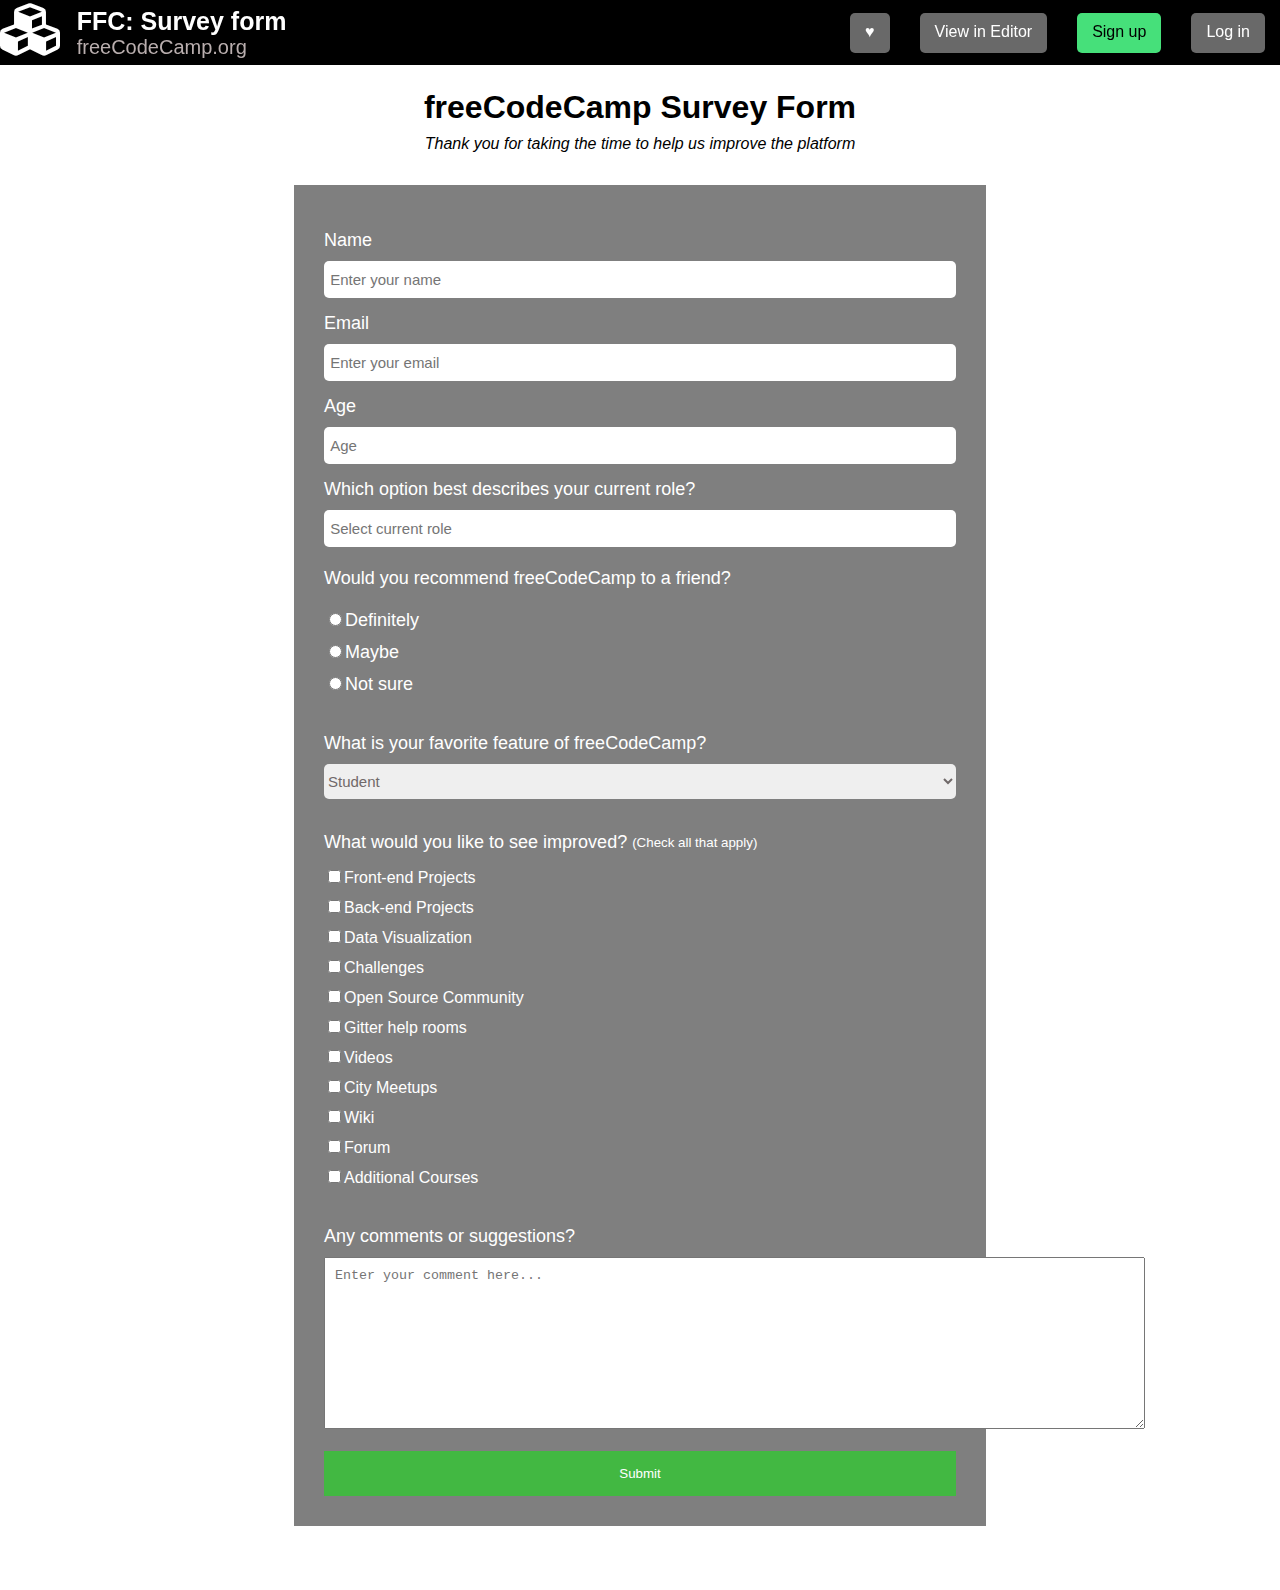
<file: About_Input/index.html>
<!DOCTYPE html>
<html lang="en">

<head>
    <meta charset="UTF-8">
    <meta http-equiv="X-UA-Compatible" content="IE=edge">
    <meta name="viewport" content="width=device-width, initial-scale=1.0">
    <title>FCC: Survey form</title>
    <link rel="stylesheet" href="https://cdnjs.cloudflare.com/ajax/libs/font-awesome/5.15.4/css/all.min.css"
        integrity="sha512-1ycn6IcaQQ40/MKBW2W4Rhis/DbILU74C1vSrLJxCq57o941Ym01SwNsOMqvEBFlcgUa6xLiPY/NS5R+E6ztJQ=="
        crossorigin="anonymous" referrerpolicy="no-referrer" />
    <link rel="stylesheet" href="style.css">
    
</head>

<body>
    <div class="header">
        <div class="logo">
            <i class="fas fa-cubes"></i> &#160;
            <div class="logo-text">
                <p style="font-weight: 600; font-size:25px; margin: 0"> FFC: Survey form</p>
                <p style="font-weight: 300; font-size:20px; margin: 0; color: rgb(185, 174, 174)"> freeCodeCamp.org</p>
            </div>
        </div>
        <div class="header-option">
            <a href="#" class="opt-button">&#9829;</a>
            <a href="#" class="opt-button">View in Editor</a>
            <a href="#" class="opt-button" style="color: black;background-color: rgb(70, 224, 122);">Sign up</a>
            <a href="#" class="opt-button">Log in</a>
        </div>
    </div>

    <div class="main">
        <div class="main-heading">
            <h1>
                freeCodeCamp Survey Form
            </h1>
            <p style="font-style:italic">
                Thank you for taking the time to help us improve the platform
            </p>
        </div>
        <br>
        <div class="container">
            <div class="intro">
                <p class="container-p">Name</p>
                <input type="text" placeholder="&#160;Enter your name">
                <p class="container-p">Email</p>
                <input type="text" placeholder="&#160;Enter your email">
                <p class="container-p">Age</p>
                <input type="text" placeholder="&#160;Age">
                <p class="container-p">Which option best describes your current role?</p>
                <input type="text" placeholder="&#160;Select current role">
            </div>

            <div class="radio-friend">
                <p class="container-p">
                    Would you recommend freeCodeCamp to a friend?
                </p>
                <input type="radio" name="friend" value="Definitely">Definitely <br>
                <input type="radio" name="friend" value="Maybe">Maybe <br>
                <input type="radio" name="friend" value="Not sure">Not sure <br>
            </div>
            <br>
            <div class="favorite-feature">
                <p class="container-p">What is your favorite feature of freeCodeCamp?</p>
                <select name="Select current role" id="feature">
                    <option value="Student">Student</option>
                    <option value="Full time job">Full time job</option>
                    <option value="Full time learner">Full time learner</option>
                    <option value="Prefer not to say">Prefer not to say</option>
                    <option value="Other">Other</option>
                </select>
            </div>
            <br>
            <div class="improved">
                <div class="p">
                    <p class="container-p ">What would you like to see improved?&#160;</p>
                    <p style="font-size: smaller; color: white">(Check all that apply)</p>
                </div>
                <div class="checkbox">
                    <input type="checkbox" name="Front-end Projects" value="improved">Front-end Projects <br>
                    <input type="checkbox" name="Back-end Projects" value="improved">Back-end Projects <br>
                    <input type="checkbox" name="Data Visualization" value="improved">Data Visualization <br>
                    <input type="checkbox" name="Challenges" value="improved">Challenges <br>
                    <input type="checkbox" name="Open Source Community" value="improved">Open Source Community <br>
                    <input type="checkbox" name="Gitter help rooms" value="improved">Gitter help rooms <br>
                    <input type="checkbox" name="Videos" value="improved">Videos <br>
                    <input type="checkbox" name="City Meetups" value="improved">City Meetups <br>
                    <input type="checkbox" name="Wiki" value="improved">Wiki <br>
                    <input type="checkbox" name="Forum" value="improved">Forum <br>
                    <input type="checkbox" name="Additional Courses" value="improved">Additional Courses <br>
                </div>
            </div>
            <br>
            <div class="comment">
                <div class="container-p">
                    Any comments or suggestions?
                </div>
                <textarea name="" id="" cols="98" rows="10" placeholder="Enter your comment here..."></textarea>

            </div>
            <br>
            <div class="submit">
                <button>Submit</button>
            </div>
        </div>
    </div>

        
</body>

</html>
</file>
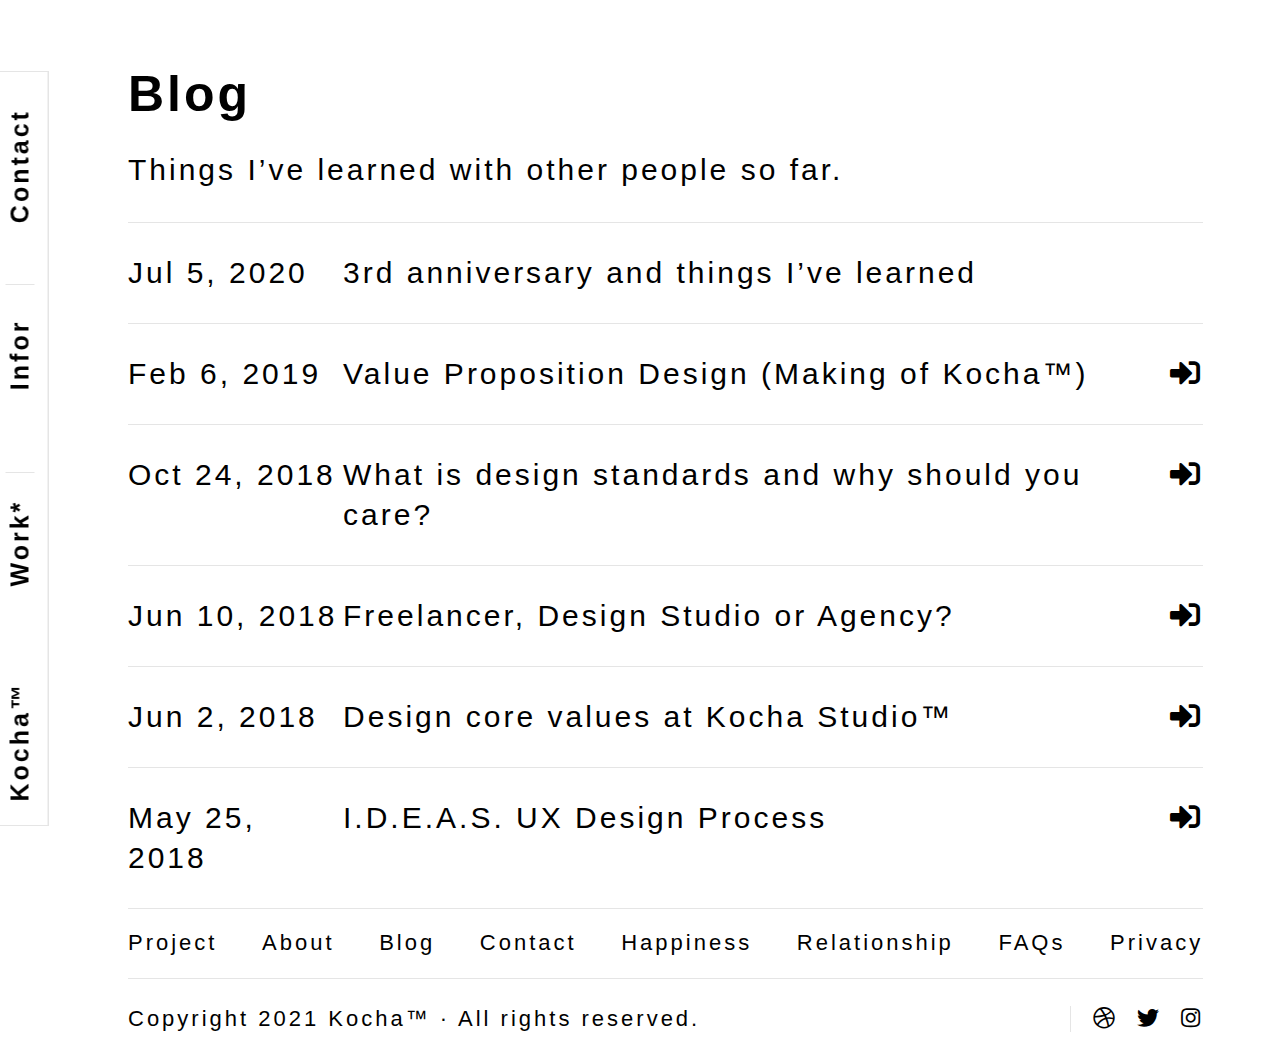
<file: Kocha/Work/Blog.html>
<!DOCTYPE html>
<html lang="en">
<head>
    <meta charset="UTF-8">
    <meta http-equiv="X-UA-Compatible" content="IE=edge">
    <meta name="viewport" content="width=device-width, initial-scale=1.0">
    <title>Blog - Kocha™</title>
    <link rel="stylesheet" href="Blog.css">
   
    <link rel="stylesheet" href="https://cdnjs.cloudflare.com/ajax/libs/font-awesome/5.15.4/css/all.min.css"
        integrity="sha512-1ycn6IcaQQ40/MKBW2W4Rhis/DbILU74C1vSrLJxCq57o941Ym01SwNsOMqvEBFlcgUa6xLiPY/NS5R+E6ztJQ=="
        crossorigin="anonymous" referrerpolicy="no-referrer" />

</head>
<body>
    <div class="nav-line">

        <a href="Work.html" class="Kocha-name" style="text-align: left;">Kocha™</a>
        <a href="Work.html" style="border-right: 1px solid rgba(0,0,0,.1) ;">Work*</a>
        <a href="Infor.html" style="border-right: 1px solid rgba(0,0,0,.1) ;">Infor</a>
        <a href="Contact.html">Contact</a>
    </div>
    <div class="container">
        <div class="header">
            <div class="header-title">
                Blog
            </div>
            <div class="header-sub">
                Things I’ve learned with other people so far.
            </div>
        </div>
        <div class="list-content">
            <div class="list-item">
                <p class="date">
                    Jul 5, 2020
                </p>
                <p class="content">
                    3rd anniversary and things I’ve learned
                </p>
                <p class="icon">

                </p>
            </div>
            <div class="list-item">
                <p class="date">
                    Feb 6, 2019                 
                </p>
                <p class="content">
                    Value Proposition Design (Making of Kocha™)
                </p>
                <p class="icon">
                    <i class="fas fa-sign-in-alt"></i>
                </p>
            </div>
            <div class="list-item">
                <p class="date">
                    Oct 24, 2018

                </p>
                <p class="content">
                    What is design standards and why should you care?
                </p>
                <p class="icon">
                    <i class="fas fa-sign-in-alt"></i>
                </p>
            </div>
            <div class="list-item">
                <p class="date">
                    Jun 10, 2018
                    
                </p>
                <p class="content">
                    Freelancer, Design Studio or Agency?
                </p>
                <p class="icon">
                    <i class="fas fa-sign-in-alt"></i>
                </p>
            </div>
            <div class="list-item">
                <p class="date">
                    Jun 2, 2018
                </p>
                <p class="content">
                    Design core values at Kocha Studio™
                </p>
                <p class="icon">
                    <i class="fas fa-sign-in-alt"></i>
                </p>
            </div>
            <div class="list-item" >
                <p class="date">
                    May 25, 2018

                </p>
                <p class="content">
                    I.D.E.A.S. UX Design Process
                </p>
                <p class="icon">
                    <i class="fas fa-sign-in-alt"></i>
                </p>
            </div>
        </div>

        <div class="footer">
            <div class="footer-list" style="border: none;">
                
                <a href="../Work.html">Project</a>
                <a href="../Infor.html">About</a>
                <a href="./Blog.html">Blog</a>
                <a href="../Contact.html">Contact</a>
                <a href="./What_people_say_Happiness.html">Happiness</a>
                <a href="./Who_have_I_helped_Relationship.html">Relationship</a>
                <a href="./FAQs.html">FAQs</a>
                <a href="./Privacy.html">Privacy</a>
            
            </div>
            <div class="footer-list end">
                <div class="text">
                    <p>Copyright 2021 Kocha™ · All rights reserved.</p>
                    <p style="border-left: 1px solid rgba(0,0,0,.1);padding-left:2% ;word-spacing: 10px;">
                        <i class="fab fa-dribbble"></i>
                        <i class="fab fa-twitter"></i>
                        <i class="fab fa-instagram"></i>
                    </p>
                </div>
            </div>
        </div>
    </div>
</body>
</html>
</file>
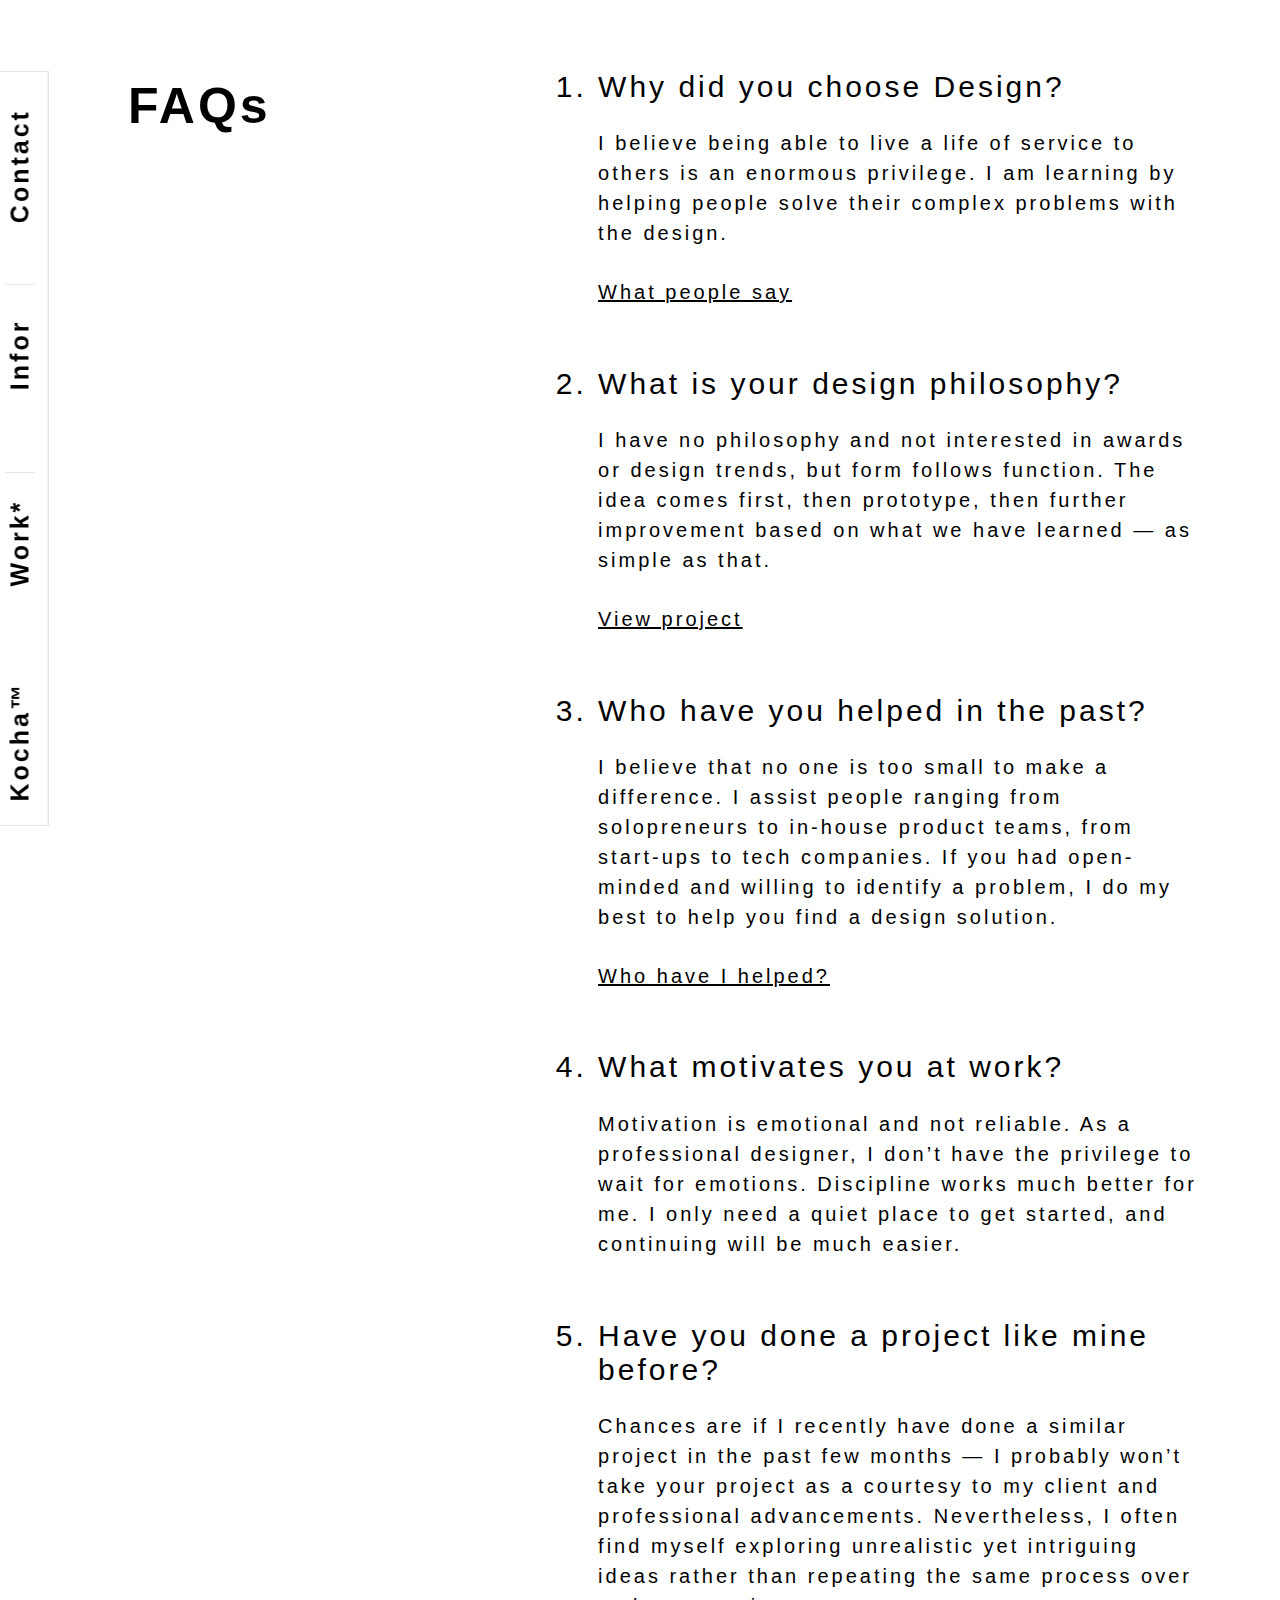
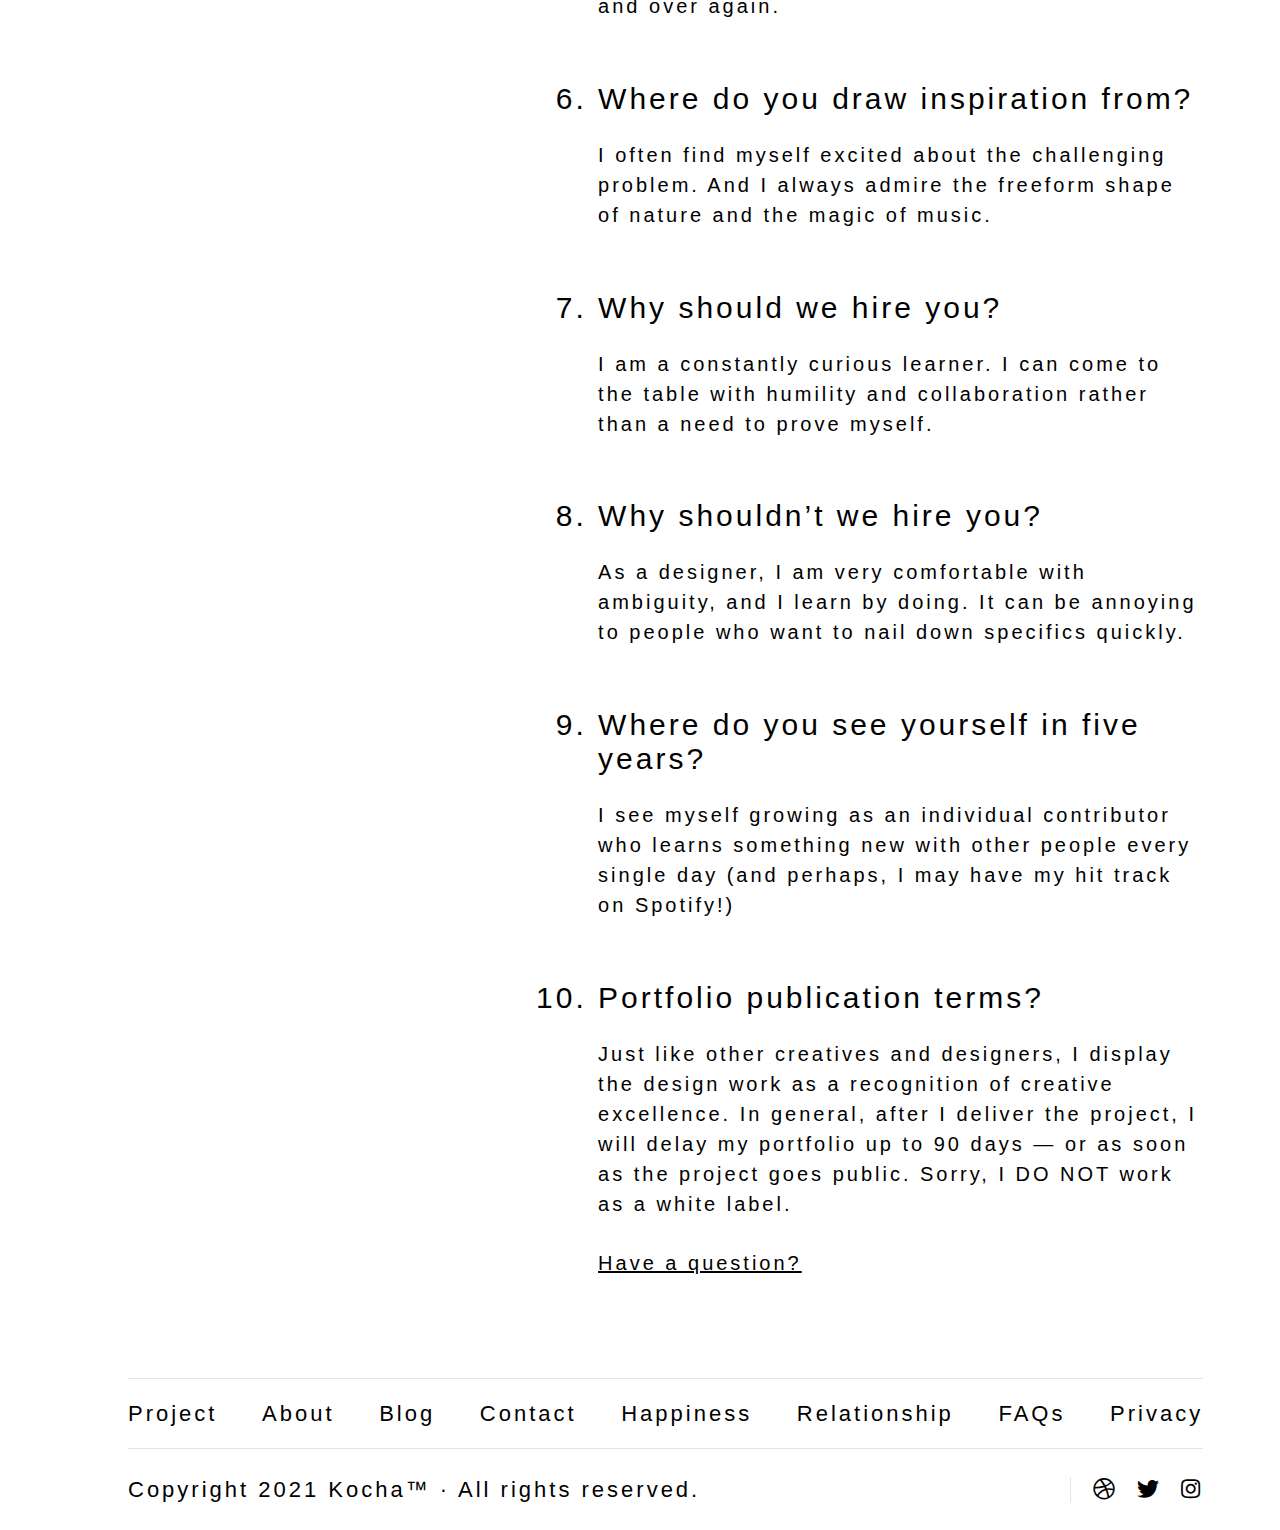
<file: Kocha/Work/FAQs.html>
<!DOCTYPE html>
<html lang="en">
<head>
    <meta charset="UTF-8">
    <meta http-equiv="X-UA-Compatible" content="IE=edge">
    <meta name="viewport" content="width=device-width, initial-scale=1.0">
    <title>Frequently Asked Question - Kocha™</title>
    <link rel="stylesheet" href="FAQs.css">
   
    <link rel="stylesheet" href="https://cdnjs.cloudflare.com/ajax/libs/font-awesome/5.15.4/css/all.min.css"
        integrity="sha512-1ycn6IcaQQ40/MKBW2W4Rhis/DbILU74C1vSrLJxCq57o941Ym01SwNsOMqvEBFlcgUa6xLiPY/NS5R+E6ztJQ=="
        crossorigin="anonymous" referrerpolicy="no-referrer" />

</head>
<body>
    <div class="nav-line">

        <a href="Work.html" class="Kocha-name" style="text-align: left;">Kocha™</a>
        <a href="Work.html" style="border-right: 1px solid rgba(0,0,0,.1) ;">Work*</a>
        <a href="Infor.html" style="border-right: 1px solid rgba(0,0,0,.1) ;">Infor</a>
        <a href="Contact.html">Contact</a>
    </div>
    <div class="container">
        <div class="content">
            <div class="header">
                FAQs
            </div>
            <div class="QA">
                <div class="QA-box">
                    <ol>
                        <li>
                            <div class="question">
                                Why did you choose Design?
                            </div>
                            <div class="answer">
                                I believe being able to live a life of service to others is an enormous privilege. I am learning by helping people solve their complex problems with the design.
                            </div>
                            <a href="#">What people say</a>
                        </li>
                        <li>
                            <div class="question">
                                What is your design philosophy?
                            </div>
                            <div class="answer">
                                I have no philosophy and not interested in awards or design trends, but form follows function. The idea comes first, then prototype, then further improvement based on what we have learned  —  as simple as that.
                            </div>
                            <a href="#">‍View project</a>
                        </li>
                        <li>
                            <div class="question">
                                Who have you helped in the past?
                            </div>
                            <div class="answer">
                                I believe that no one is too small to make a difference. I assist people ranging from solopreneurs to in-house product teams, from start-ups to tech companies. If you had open-minded and willing to identify a problem, I do my best to help you find a design solution.
                            </div>
                            <a href="#">‍Who have I helped?</a>
                        </li>
                        <li>
                            <div class="question">
                                What motivates you at work?
                            </div>
                            <div class="answer">
                                Motivation is emotional and not reliable. As a professional designer, I don’t have the privilege to wait for emotions. Discipline works much better for me. I only need a quiet place to get started, and continuing will be much easier.
                            </div>
                        </li>
                        <li>
                            <div class="question">
                                Have you done a project like mine before?
                            </div>
                            <div class="answer">
                                Chances are if I recently have done a similar project in the past few months — I probably won’t take your project as a courtesy to my client and professional advancements. Nevertheless, I often find myself exploring unrealistic yet intriguing ideas rather than repeating the same process over and over again.
                            </div>
                        </li>
                        <li>
                            <div class="question">
                                Where do you draw inspiration from?
                            </div>
                            <div class="answer">
                                I often find myself excited about the challenging problem. And I always admire the freeform shape of nature and the magic of music.
                            </div>
                        </li>
                        <li>
                            <div class="question">
                                Why should we hire you?
                            </div>
                            <div class="answer">
                                I am a constantly curious learner. I can come to the table with humility and collaboration rather than a need to prove myself.
                            </div>
                        </li>
                        <li>
                            <div class="question">
                                Why shouldn’t we hire you?
                            </div>
                            <div class="answer">
                                As a designer, I am very comfortable with ambiguity, and I learn by doing. It can be annoying to people who want to nail down specifics quickly.
                            </div>
                        </li>
                        <li>
                            <div class="question">
                                Where do you see yourself in five years?
                            </div>
                            <div class="answer">
                                I see myself growing as an individual contributor who learns something new with other people every single day (and perhaps, I may have my hit track on Spotify!)
                            </div>
                        </li>
                        <li>
                            <div class="question">
                                Portfolio publication terms?
                            </div>
                            <div class="answer">
                                Just like other creatives and designers, I display the design work as a recognition of creative excellence. In general, after I deliver the project, I will delay my portfolio up to 90 days — or as soon as the project goes public. Sorry, I DO NOT work as a white label.
                            </div>
                            <a href="#">‍‍Have a question?</a>
                        </li>
                    </ol>
                </div>
                
            </div>
        </div>

        <div class="footer">
            <div class="footer-list">
                <a href="../Work.html">Project</a>
                <a href="../Infor.html">About</a>
                <a href="./Blog.html">Blog</a>
                <a href="../Contact.html">Contact</a>
                <a href="./What_people_say_Happiness.html">Happiness</a>
                <a href="./Who_have_I_helped_Relationship.html">Relationship</a>
                <a href="./FAQs.html">FAQs</a>
                <a href="./Privacy.html">Privacy</a>
            </div>
            <div class="footer-list end">
                <div class="text">
                    <p>Copyright 2021 Kocha™ · All rights reserved.</p>
                    <p style="border-left: 1px solid rgba(0,0,0,.1);padding-left:2% ;word-spacing: 10px;">
                        <i class="fab fa-dribbble"></i>
                        <i class="fab fa-twitter"></i>
                        <i class="fab fa-instagram"></i>
                    </p>
                </div>
            </div>
        </div>
    </div>
</body>
</html>
</file>
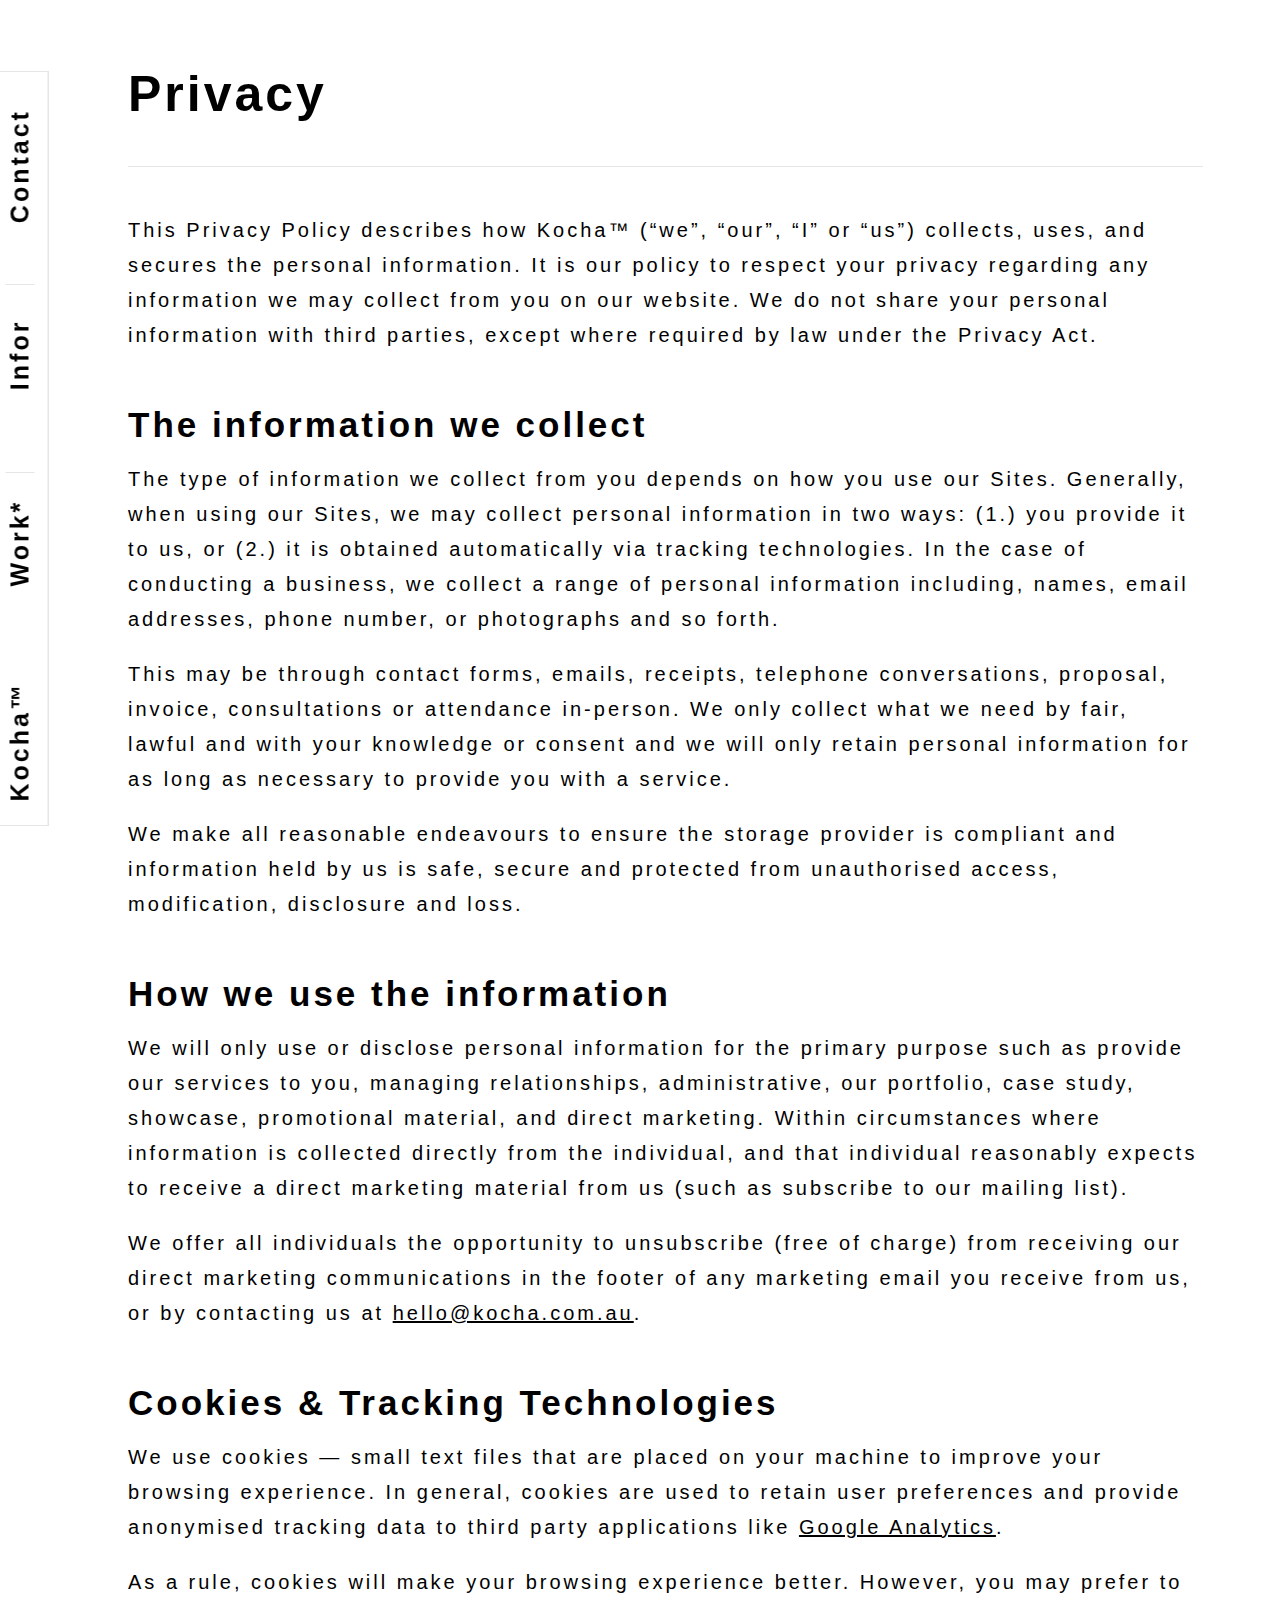
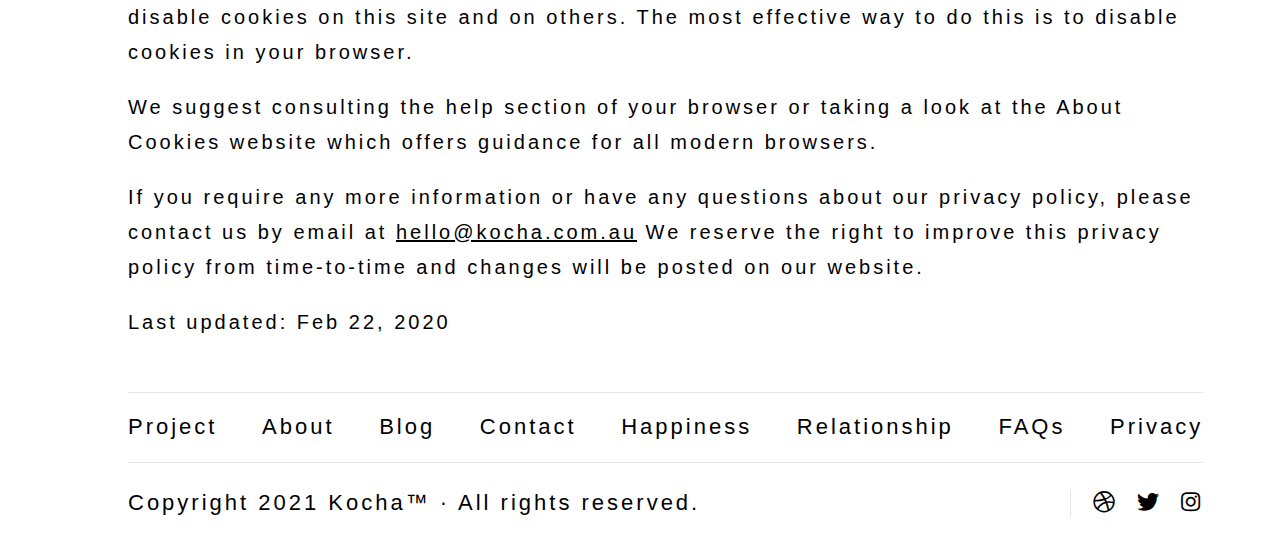
<file: Kocha/Work/Privacy.html>
<!DOCTYPE html>
<html lang="en">
<head>
    <meta charset="UTF-8">
    <meta http-equiv="X-UA-Compatible" content="IE=edge">
    <meta name="viewport" content="width=device-width, initial-scale=1.0">
    <title>Privacy - Kocha™</title>
    <link rel="stylesheet" href="Privacy.css">
   
    <link rel="stylesheet" href="https://cdnjs.cloudflare.com/ajax/libs/font-awesome/5.15.4/css/all.min.css"
        integrity="sha512-1ycn6IcaQQ40/MKBW2W4Rhis/DbILU74C1vSrLJxCq57o941Ym01SwNsOMqvEBFlcgUa6xLiPY/NS5R+E6ztJQ=="
        crossorigin="anonymous" referrerpolicy="no-referrer" />

</head>
<body>
    <div class="nav-line">

        <a href="Work.html" class="Kocha-name" style="text-align: left;">Kocha™</a>
        <a href="Work.html" style="border-right: 1px solid rgba(0,0,0,.1) ;">Work*</a>
        <a href="Infor.html" style="border-right: 1px solid rgba(0,0,0,.1) ;">Infor</a>
        <a href="Contact.html">Contact</a>
    </div>
    <div class="container">
        <div class="header">
            <div class="header-title" style="border-bottom: 1px solid rgba(0,0,0,.1);">
                Privacy
            </div>
        </div>
        <div class="content">
            <p>
                This Privacy Policy describes how Kocha™ (“we”, “our”, “I” or “us”) collects, uses, and secures the personal information. It is our policy to respect your privacy regarding any information we may collect from you on our website. We do not share your personal information with third parties, except where required by law under the Privacy Act.
            </p>
            <div class="title">
                The information we collect
            </div>
            <p>
                The type of information we collect from you depends on how you use our Sites. Generally, when using our Sites, we may collect personal information in two ways: (1.) you provide it to us, or (2.) it is obtained automatically via tracking technologies. In the case of conducting a business, we collect a range of personal information including, names, email addresses, phone number, or photographs and so forth.
            </p>
            <p>
                This may be through contact forms, emails, receipts, telephone conversations, proposal, invoice, consultations or attendance in-person. We only collect what we need by fair, lawful and with your knowledge or consent and we will only retain personal information for as long as necessary to provide you with a service.
            </p>
            <p>
                We make all reasonable endeavours to ensure the storage provider is compliant and information held by us is safe, secure and protected from unauthorised access, modification, disclosure and loss.
            </p>
            <div class="title">
                How we use the information
            </div>
            <p>
                We will only use or disclose personal information for the primary purpose such as provide our services to you, managing relationships, administrative, our portfolio, case study, showcase, promotional material, and direct marketing. Within circumstances where information is collected directly from the individual, and that individual reasonably expects to receive a direct marketing material from us (such as subscribe to our mailing list).
            </p>
            <p>
                We offer all individuals the opportunity to unsubscribe (free of charge) from receiving our direct marketing communications in the footer of any marketing email you receive from us, or by contacting us at <a href="#" style="color: black;">hello@kocha.com.au﻿</a>.
            </p>
            <div class="title">
                Cookies & Tracking Technologies
            </div>
            <p>
                We use cookies — small text files that are placed on your machine to improve your browsing experience. In general, cookies are used to retain user preferences and provide anonymised tracking data to third party applications like <a style="color: black;" target="_blank" href="https://marketingplatform.google.com/about/analytics/terms/gb/">Google Analytics</a>.
            </p>
            <p>
                As a rule, cookies will make your browsing experience better. However, you may prefer to disable cookies on this site and on others. The most effective way to do this is to disable cookies in your browser.
            </p>
            <p>
                We suggest consulting the help section of your browser or taking a look at the About Cookies website which offers guidance for all modern browsers.
            </p>
            <p>
                If you require any more information or have any questions about our privacy policy, please contact us by email at <a href="#" style="color: black;">hello@kocha.com.au﻿</a> We reserve the right to improve this privacy policy from time-to-time and changes will be posted on our website.
            </p>
            <p>
                Last updated: Feb 22, 2020
            </p>
        </div>

        <div class="footer">
            <div class="footer-list">
                <a href="../Work.html">Project</a>
                <a href="../Infor.html">About</a>
                <a href="./Blog.html">Blog</a>
                <a href="../Contact.html">Contact</a>
                <a href="./What_people_say_Happiness.html">Happiness</a>
                <a href="./Who_have_I_helped_Relationship.html">Relationship</a>
                <a href="./FAQs.html">FAQs</a>
                <a href="./Privacy.html">Privacy</a>
            </div>
            <div class="footer-list end">
                <div class="text">
                    <p>Copyright 2021 Kocha™ · All rights reserved.</p>
                    <p style="border-left: 1px solid rgba(0,0,0,.1);padding-left:2% ;word-spacing: 10px;">
                        <i class="fab fa-dribbble"></i>
                        <i class="fab fa-twitter"></i>
                        <i class="fab fa-instagram"></i>
                    </p>
                </div>
            </div>
        </div>
    </div>
</body>
</html>
</file>
<file: About_Input/style.css>
html{
    font-family: Arial, Helvetica, sans-serif;
    background-image: url(https://images.unsplash.com/photo-1517946487903-5430c839d98a?ixid=MnwxMjA3fDB8MHxwaG90by1wYWdlfHx8fGVufDB8fHx8&ixlib=rb-1.2.1&auto=format&fit=crop&w=1050&q=80);
    background-attachment: fixed;
    background-repeat: no-repeat;
    background-size: cover;
}
::selection{
    background-color: #927474;
}
.header{
    background-color: black;
    position: fixed;
    top:0;
    left: 0;
    z-index: 1;
    display: flex;
    flex-direction: row;
    justify-content: space-between;
    height: 65px;
    width: 100%;
    color: white;
    
}
.header .logo {
    display: flex;
    flex-direction: row;
    justify-content: center;
    font-size: 60px;
}
.logo .logo-text {
    display: flex;
    flex-direction: column;
    margin-top: 0;
    justify-content: center;
}
.header-option{
    display: flex;
    flex-direction: row;
    justify-content: space-around;
    column-gap: 30px;
    padding-right: 15px;
    height: 40px;
    margin: auto;
    margin-right: 0;
}
.opt-button{
    display: flex;
    border-radius: 5px;
    color: white;
    text-decoration: none;
    width: fit-content;
    padding: 10px 15px;
    background-color: dimgray;
}

.main{
    margin-bottom: 4rem;
}
.main-heading{
    text-align: center;
    margin-top: 100px;
    line-height: 15px;
}
.container{
    margin: auto;
    background-color: rgba(0,0,0,0.5);
    width: 50%;
    padding: 30px;
}
.container .intro{
    display: flex;
    flex-direction: column;

}
.container-p{
    color: white;
    font-size: large;
    margin-top: 15px;
    margin-bottom: 10px;
    
}
.intro input{
    height: 35px;
    border-radius: 5px;
    border: none;
    font-size: 15px;
}

.radio-friend{
    color: white;
    font-size: large;
    line-height: 32px;
}

.favorite-feature select{
    height: 35px;
    border-radius: 5px;
    border: none;
    width: 100%;
    color:rgb(112, 105, 105);
    font-size: 15px;
    
}

.improved{
    
}
.improved .p{
    display: flex;
    flex-direction: row;
    align-items: flex-end;
}
.improved .checkbox{
    color: white;
    line-height: 30px;
    
}

.comment textarea{
    padding: 10px;
    box-sizing: content-box;
}

.submit button{
    background-color: rgb(66, 184, 66);
    color: white;
    width: 100%;
    height: 45px;
    border: none;
    cursor: pointer;
}
img{
    width: 10rem;
    
}
</file>
<file: Kocha/Work/Blog.css>
@import url(../BASE.css);

.header{
    margin-top: 6%;
    text-align: left;
    padding-bottom: 3%;
    border-bottom:  1px solid rgba(0,0,0,.1);
}
.header-title{
    font-size: 50px;
    font-weight: 600;
}

.header-sub{
    margin-top: 27px;
    font-size: 30px;
    line-height: 40px;
}
.list-item{
    font-size: 30px;
    line-height: 40px;
    border-bottom:  1px solid rgba(0,0,0,.1);
    display: flex;
    flex-direction: row;
    justify-content: space-between;
    text-align: left;
    transition: 0.2s;
}
.list-item:hover{
    border-bottom:  1px solid rgba(0,0,0,.6);
    cursor: pointer;
}
.list-item .date{
    width: 20%;
}
.list-item .content{
    width: 70%;
}
.list-item .icon{
    width: 10%;
    text-align: right;
}
.list-item:hover{
    cursor: pointer;
}
.end i:hover{
    cursor: pointer;
}
</file>
<file: Kocha/Work/FAQs.css>
body{
    margin: 0;
    padding: 0;
    font-family: 'Lineto replicamono','Trebuchet MS',sans-serif;
    letter-spacing: 2px;
    letter-spacing: 3px;
}
::selection{
    background-color: #f23838;
}
.nav-line{
    width: 753px;
    height: 55px;
    border: 1px solid rgba(0,0,0,.1);
    display: flex;
    justify-content: space-around;
    transform: translate(-50%,50vh)  rotate(-90deg);
    margin-left: 20px;
    margin-top: -30px;
    z-index: 1;
    position: fixed;
}
.nav-line a{
    width: 18.75%;
    font-size: 20px;
    font-weight: 600;
    text-align: center;
    font-size: 25px;
    margin: auto;
    color: black;
    text-decoration: none;
    box-sizing: border-box;
}
.nav-line a:hover{
    text-transform: uppercase;
}
.Kocha-name{
    width: 25%;
    
}
.container{
    margin-left: 55px;
    display: flex;
    flex-direction: column;
    text-align: center;
    
    margin-left: 10%;
    margin-right: 6%;
}

.content{
    display: flex;
    flex-direction: row;
    justify-content: space-between;
}
.header{
    margin-top: 6%;
    text-align: left;
    font-size: 50px;
    font-weight: 600;
    width: 50%;
    position: fixed;
    z-index: 1;
}
.QA{
    display: flex;
    flex-direction: column;
    text-align: left;
    margin-top: 5%;
    margin-bottom: 2%;
    margin-left: 40%;
    
}
.QA-box{
    margin-bottom: 3%;
}
.QA li{
    font-size: 30px;
    margin-bottom: 10%;
}
.QA .answer{
    font-size: 20px;
    margin-top: 4%;
    margin-bottom: 4%;
    line-height: 30px;
}
.QA a{
    font-size: 20px;
    color: black;
    transition: 0.1s;
    
}
.QA a:hover{
    color: white;
    background-color: black;
    
}

.footer{
    display: flex;
    flex-direction: column;
    font-size: 22px;
}
.footer-list{
    display: flex;
    flex-direction: row;
    justify-content: space-between;
    border-top: 1px solid rgba(0,0,0,.1);
    padding-top: 2%;
    padding-bottom: 2%;

}
.footer-list a{
    text-decoration: none;
    color: black;
}
.footer-list .text{
    width: 100%;
    display: flex;
    flex-direction: row;
    justify-content: space-between;
}
.end{
    padding-top: 0.5%;
    padding-bottom: 0.5%;
}
.footer-list a:hover{
    text-decoration:underline;
}
.end i:hover{
    cursor: pointer;
}
</file>
<file: Kocha/Work/Privacy.css>
@import url(../BASE.css);
.header{
    margin-top: 6%;
    text-align: left;
    
}
.header-title{
    font-size: 50px;
    font-weight: 600;
    padding-bottom: 4%;
    border-bottom:  1px solid rgba(0,0,0,.1);
}
.content{
    margin-top: 2.5%;
    margin-bottom: 3%;
    text-align: left;
    font-size: 20px;
    line-height: 35px;
    border: none;
}
.content a:hover{
    background-color: black;
    color: white !important;
}
.title{
    margin-top:5%;
    font-size: 35px;
    font-weight: 600;

}
.end i:hover{
    cursor: pointer;
}
</file>
